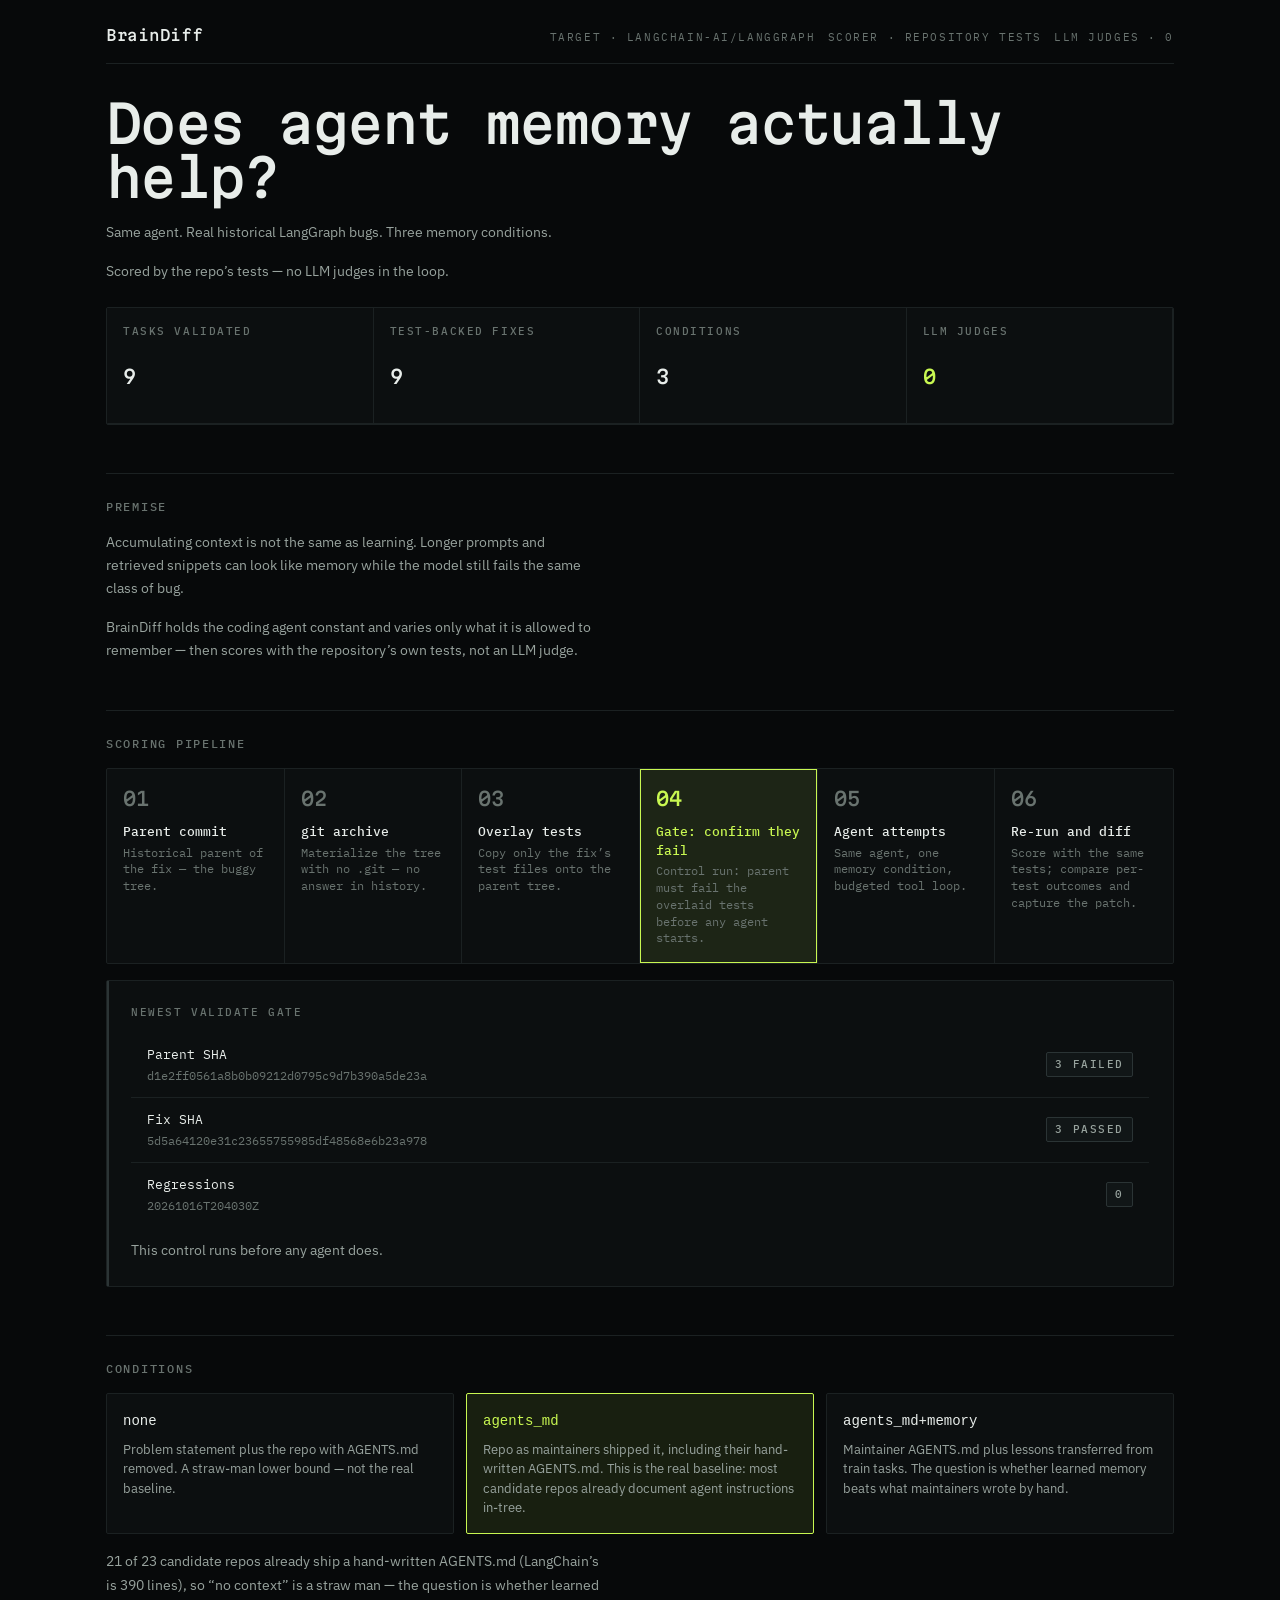
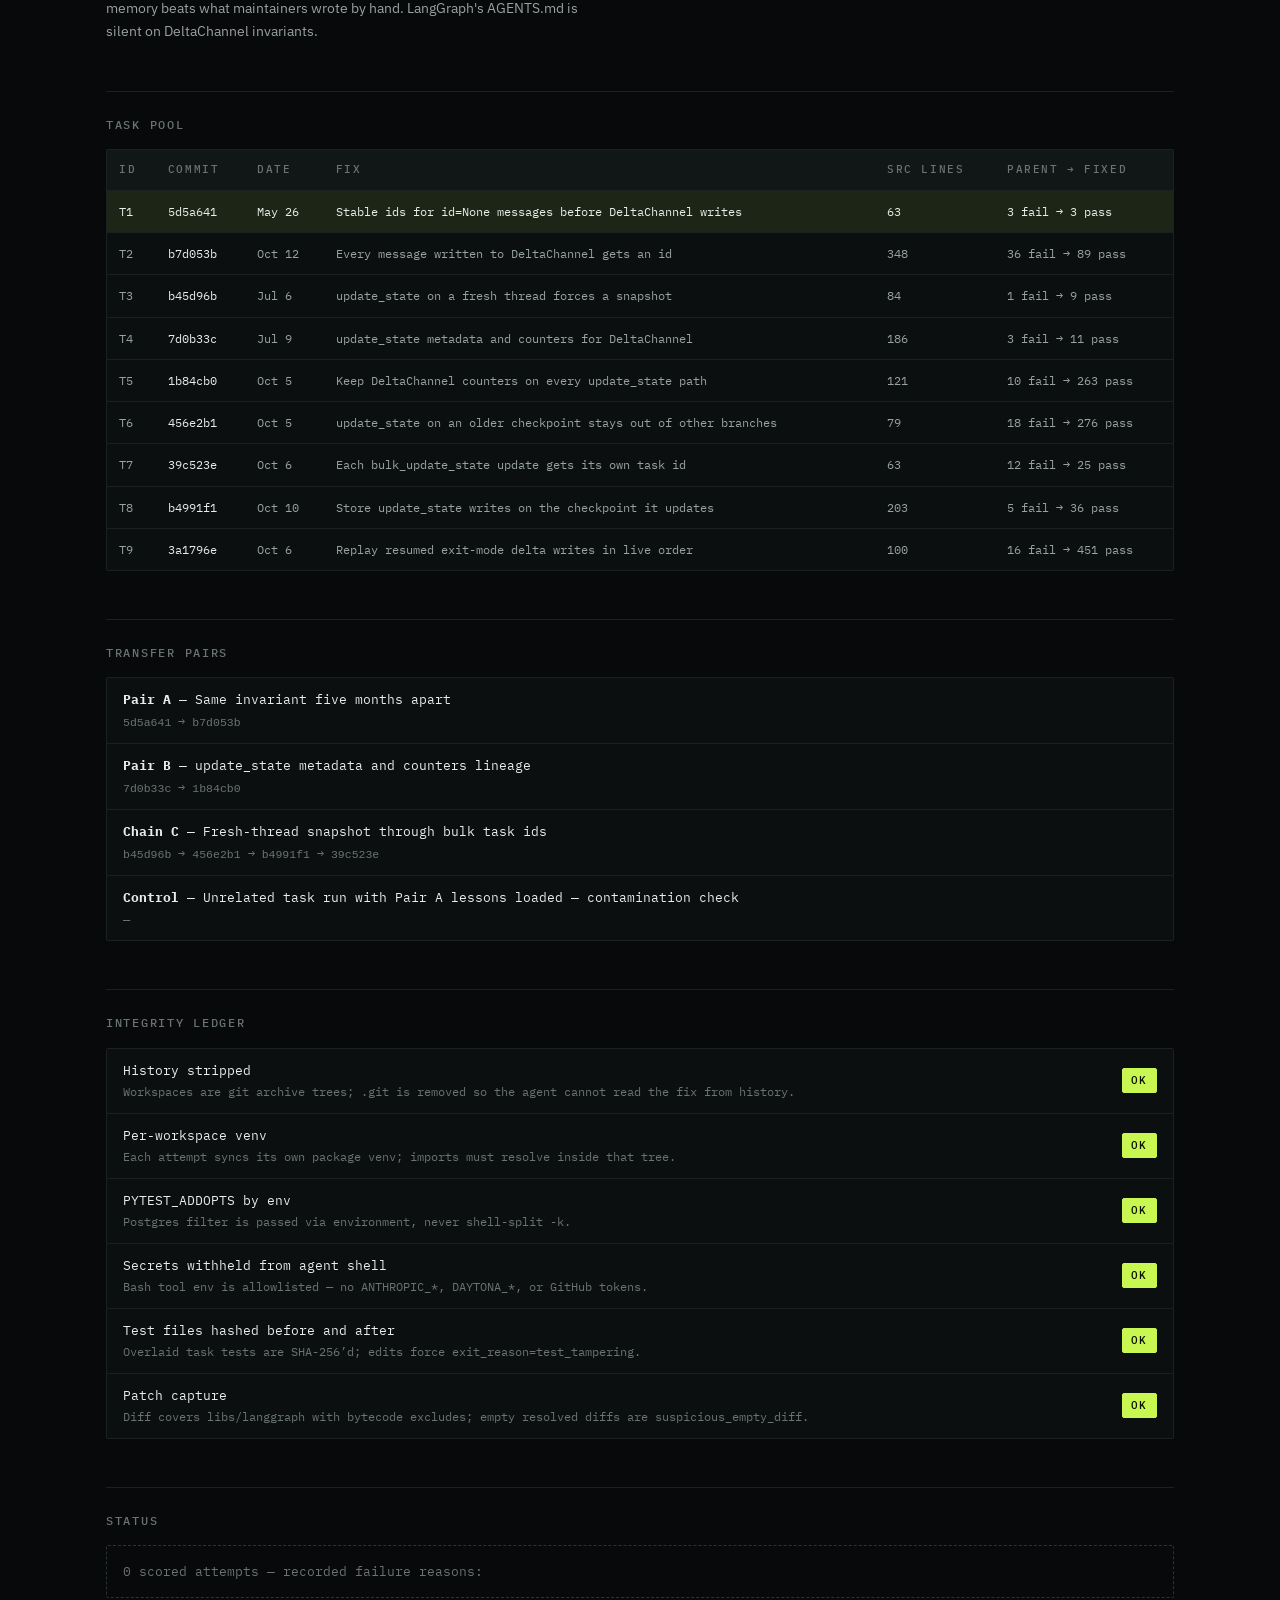
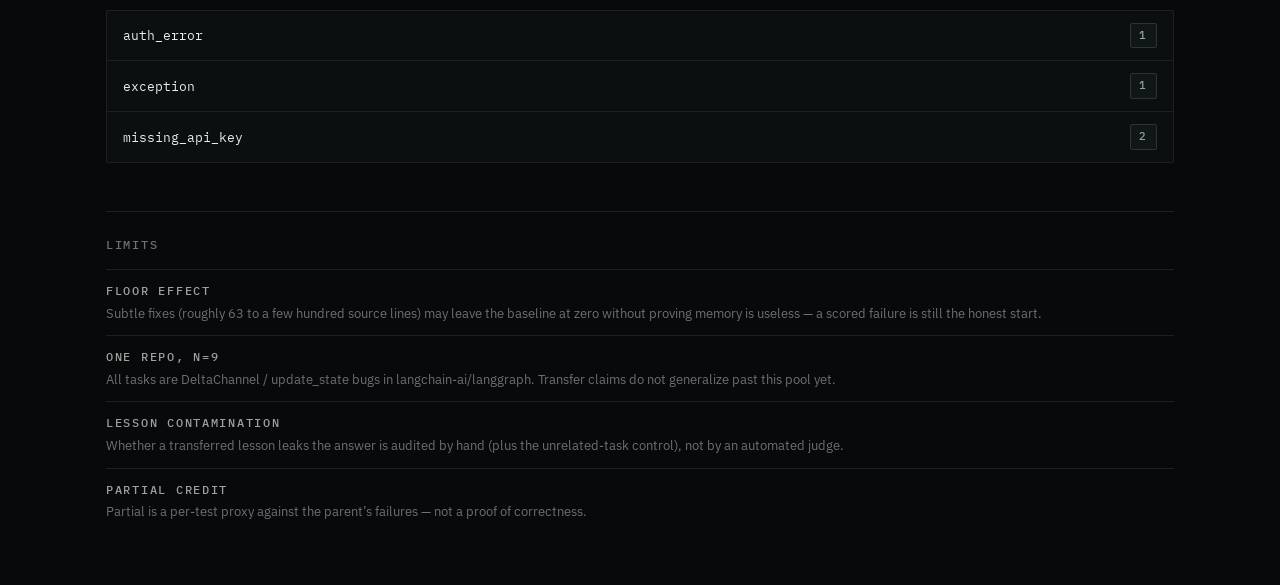
<file: docs/index.html>
<!DOCTYPE html>
<html lang="en">
<head>
  <meta charset="utf-8" />
  <meta name="viewport" content="width=device-width, initial-scale=1" />
  <title>BrainDiff — MemEval</title>
  <link rel="preconnect" href="https://fonts.googleapis.com" />
  <link rel="preconnect" href="https://fonts.gstatic.com" crossorigin />
  <link href="https://fonts.googleapis.com/css2?family=IBM+Plex+Mono:wght@400;500&family=IBM+Plex+Sans:wght@400;500&family=Martian+Mono:wght@400;500&display=swap" rel="stylesheet" />
  <style>
/* Instrument — design tokens.
   The only stylesheet allowed to contain raw color values. */

:root {
  /* Ground */
  --ground: #07090a;
  --panel: #0c0f10;
  --panel-2: #111617;

  /* Line */
  --line: #1b2122;
  --line-strong: #2b3435;

  /* Ink */
  --ink: #e8edea;
  --ink-2: #98a39e;
  --ink-3: #69736f;

  /* Accent */
  --acid: #c8f751;
  --acid-ink: #0a0f02;
  --acid-wash: rgba(200, 247, 81, 0.09);

  /* State — never decorative */
  --amber: #ffa23a;
  --rose: #ff6b5a;

  /* Type faces — two weights each (400 / 500). Never 600/700. */
  --font-display: "Martian Mono", "IBM Plex Mono", ui-monospace, monospace;
  --font-mono: "IBM Plex Mono", ui-monospace, SFMono-Regular, Menlo, Consolas, monospace;
  --font-sans: "IBM Plex Sans", "Helvetica Neue", Arial, sans-serif;

  /* Type scale (px) */
  --text-2xs: 10.5px;
  --text-xs: 11.5px;
  --text-sm: 12.5px;
  --text-md: 14px;
  --text-lg: 15px;
  --text-xl: 19px;
  --text-hero: clamp(28px, 7vw, 52px);

  /* Space scale (4px base) */
  --space-1: 4px;
  --space-2: 8px;
  --space-3: 12px;
  --space-4: 16px;
  --space-5: 24px;
  --space-6: 32px;
  --space-7: 48px;
  --space-8: 64px;

  /* Structure */
  --hairline: 1px;
  --grid: 56px;
  --radius: 2px;
  --track-label: 0.15em;
  --max-prose: 62ch;
}

/* Instrument — primitives.
   Built exclusively from var(--token). No raw color values. */

*,
*::before,
*::after {
  box-sizing: border-box;
}

html {
  background: var(--ground);
  color: var(--ink);
}

body {
  margin: 0;
  min-height: 100vh;
  background: var(--ground);
  color: var(--ink);
  font-family: var(--font-mono);
  font-size: var(--text-sm);
  font-weight: 400;
  line-height: 1.5;
  -webkit-font-smoothing: antialiased;
}

:focus-visible {
  outline: var(--hairline) solid var(--acid);
  outline-offset: 2px;
}

a {
  color: var(--acid);
  text-decoration: none;
}

a:hover {
  text-decoration: underline;
}

.tabular {
  font-variant-numeric: tabular-nums;
}

.label {
  font-family: var(--font-mono);
  font-size: var(--text-2xs);
  font-weight: 500;
  letter-spacing: var(--track-label);
  text-transform: uppercase;
  color: var(--ink-3);
}

.prose {
  font-family: var(--font-sans);
  font-size: var(--text-md);
  font-weight: 400;
  letter-spacing: 0;
  color: var(--ink-2);
  max-width: var(--max-prose);
  line-height: 1.65;
}

.prose + .prose {
  margin-top: var(--space-4);
}

.display {
  font-family: var(--font-display);
  font-weight: 400;
  letter-spacing: -0.02em;
  color: var(--ink);
}

.display-hero {
  font-family: var(--font-display);
  font-size: var(--text-hero);
  font-weight: 500;
  letter-spacing: -0.03em;
  line-height: 1.05;
  color: var(--ink);
  margin: 0;
}

.stage-num {
  font-family: var(--font-display);
  font-size: var(--text-xl);
  font-weight: 500;
  font-variant-numeric: tabular-nums;
  color: var(--ink-3);
}

/* ---- panel ---- */
.panel {
  position: relative;
  background: var(--panel);
  border: var(--hairline) solid var(--line);
  border-radius: var(--radius);
  padding: var(--space-5);
}

.panel::before {
  content: "";
  position: absolute;
  left: 0;
  top: 0;
  bottom: 0;
  width: 2px;
  background: var(--line-strong);
}

.panel > .label:first-child {
  display: block;
  margin-bottom: var(--space-3);
}

/* ---- tile (metric) ---- */
.tile {
  background: var(--panel);
  border: var(--hairline) solid var(--line);
  border-radius: var(--radius);
  padding: var(--space-4);
  min-height: var(--grid);
  display: flex;
  flex-direction: column;
  justify-content: space-between;
  gap: var(--space-2);
}

.tile .label {
  margin: 0;
}

.tile .figure {
  font-family: var(--font-display);
  font-size: var(--text-xl);
  font-weight: 500;
  font-variant-numeric: tabular-nums;
  color: var(--ink);
  line-height: 1.1;
}

.tile .figure.accent {
  color: var(--acid);
}

/* ---- flow / step (pipeline) ---- */
.flow {
  display: flex;
  gap: 0;
  border: var(--hairline) solid var(--line);
  border-radius: var(--radius);
  background: var(--panel);
  overflow-x: auto;
  -webkit-overflow-scrolling: touch;
}

.step {
  flex: 1 0 140px;
  padding: var(--space-4);
  border-right: var(--hairline) solid var(--line);
  min-width: 140px;
}

.step:last-child {
  border-right: none;
}

.step .stage-num {
  display: block;
  margin-bottom: var(--space-2);
}

.step .step-title {
  font-family: var(--font-mono);
  font-size: var(--text-sm);
  font-weight: 500;
  color: var(--ink);
  margin: 0 0 var(--space-1);
}

.step .step-body {
  font-family: var(--font-mono);
  font-size: var(--text-xs);
  color: var(--ink-3);
  margin: 0;
  line-height: 1.45;
}

.step.gate {
  background: var(--acid-wash);
  box-shadow: inset 0 0 0 var(--hairline) var(--acid);
}

.step.gate .stage-num {
  color: var(--acid);
}

.step.gate .step-title {
  color: var(--acid);
}

/* ---- cond (condition card) ---- */
.cond {
  background: var(--panel);
  border: var(--hairline) solid var(--line);
  border-radius: var(--radius);
  padding: var(--space-4);
}

.cond .cond-name {
  font-family: var(--font-mono);
  font-size: var(--text-md);
  font-weight: 500;
  color: var(--ink);
  margin: 0 0 var(--space-2);
}

.cond .cond-body {
  font-family: var(--font-sans);
  font-size: var(--text-sm);
  letter-spacing: 0;
  color: var(--ink-2);
  margin: 0;
  line-height: 1.55;
}

.cond.focus {
  background: var(--acid-wash);
  border-color: var(--acid);
}

.cond.focus .cond-name {
  color: var(--acid);
}

/* ---- ledger / row ---- */
.ledger {
  border: var(--hairline) solid var(--line);
  border-radius: var(--radius);
  background: var(--panel);
  overflow: hidden;
}

.ledger .row {
  display: grid;
  grid-template-columns: minmax(0, 1fr) auto;
  gap: var(--space-3);
  align-items: center;
  padding: var(--space-3) var(--space-4);
  border-bottom: var(--hairline) solid var(--line);
  font-family: var(--font-mono);
  font-size: var(--text-sm);
}

.ledger .row:last-child {
  border-bottom: none;
}

.ledger .row .row-label {
  color: var(--ink);
  min-width: 0;
}

.ledger .row .row-detail {
  display: block;
  margin-top: var(--space-1);
  font-size: var(--text-xs);
  color: var(--ink-3);
}

/* ---- chip ---- */
.chip {
  display: inline-flex;
  align-items: center;
  gap: var(--space-1);
  font-family: var(--font-mono);
  font-size: var(--text-2xs);
  font-weight: 500;
  letter-spacing: var(--track-label);
  text-transform: uppercase;
  padding: var(--space-1) var(--space-2);
  border: var(--hairline) solid var(--line-strong);
  border-radius: var(--radius);
  color: var(--ink-2);
  background: var(--panel-2);
  white-space: nowrap;
}

.chip.ok {
  color: var(--acid-ink);
  background: var(--acid);
  border-color: var(--acid);
}

.chip.wait {
  color: var(--amber);
  background: transparent;
  border-color: var(--amber);
}

.chip.bad {
  color: var(--rose);
  background: transparent;
  border-color: var(--rose);
}

/* ---- data-table ---- */
.data-table-wrap {
  overflow-x: auto;
  -webkit-overflow-scrolling: touch;
  border: var(--hairline) solid var(--line);
  border-radius: var(--radius);
  background: var(--panel);
}

.data-table {
  width: 100%;
  border-collapse: collapse;
  font-family: var(--font-mono);
  font-size: var(--text-xs);
  font-variant-numeric: tabular-nums;
  min-width: 640px;
}

.data-table th,
.data-table td {
  text-align: left;
  padding: var(--space-3) var(--space-3);
  border-bottom: var(--hairline) solid var(--line);
  vertical-align: top;
}

.data-table th {
  font-size: var(--text-2xs);
  font-weight: 500;
  letter-spacing: var(--track-label);
  text-transform: uppercase;
  color: var(--ink-3);
  background: var(--panel-2);
  position: sticky;
  top: 0;
}

.data-table td {
  color: var(--ink-2);
}

.data-table tr:last-child td {
  border-bottom: none;
}

.data-table tr.warmup td {
  background: var(--acid-wash);
  color: var(--ink);
}

.data-table code,
.code {
  font-family: var(--font-mono);
  font-size: inherit;
  color: var(--ink);
}

/* ---- limit ---- */
.limit {
  border-top: var(--hairline) solid var(--line);
  padding-top: var(--space-3);
  font-family: var(--font-sans);
  font-size: var(--text-sm);
  letter-spacing: 0;
  color: var(--ink-3);
  line-height: 1.55;
}

.limit + .limit {
  margin-top: var(--space-3);
}

.limit strong {
  font-family: var(--font-mono);
  font-weight: 500;
  font-size: var(--text-xs);
  letter-spacing: var(--track-label);
  text-transform: uppercase;
  color: var(--ink-2);
  display: block;
  margin-bottom: var(--space-1);
}

/* ---- layout helpers used by pages built on Instrument ---- */
.page {
  max-width: 1100px;
  margin: 0 auto;
  padding: var(--space-5) var(--space-4) var(--space-8);
}

.section {
  margin-top: var(--space-7);
  padding-top: var(--space-5);
  border-top: var(--hairline) solid var(--line);
}

.section-title {
  font-family: var(--font-mono);
  font-size: var(--text-xs);
  font-weight: 500;
  letter-spacing: var(--track-label);
  text-transform: uppercase;
  color: var(--ink-3);
  margin: 0 0 var(--space-4);
}

.tile-grid {
  display: grid;
  grid-template-columns: repeat(auto-fit, minmax(140px, 1fr));
  gap: 0;
  border: var(--hairline) solid var(--line);
  border-radius: var(--radius);
  overflow: hidden;
}

.tile-grid .tile {
  border: none;
  border-radius: 0;
  border-right: var(--hairline) solid var(--line);
  border-bottom: var(--hairline) solid var(--line);
}

.cond-grid {
  display: grid;
  grid-template-columns: repeat(auto-fit, minmax(220px, 1fr));
  gap: var(--space-3);
}

.masthead {
  display: flex;
  flex-wrap: wrap;
  align-items: baseline;
  justify-content: space-between;
  gap: var(--space-3);
  padding-bottom: var(--space-4);
  border-bottom: var(--hairline) solid var(--line);
}

.wordmark {
  font-family: var(--font-display);
  font-size: var(--text-lg);
  font-weight: 500;
  color: var(--ink);
  letter-spacing: -0.02em;
}

.meta-row {
  display: flex;
  flex-wrap: wrap;
  gap: var(--space-3);
  font-family: var(--font-mono);
  font-size: var(--text-2xs);
  letter-spacing: var(--track-label);
  text-transform: uppercase;
  color: var(--ink-3);
}

.empty {
  font-family: var(--font-mono);
  font-size: var(--text-sm);
  color: var(--ink-3);
  padding: var(--space-4);
  border: var(--hairline) dashed var(--line-strong);
  border-radius: var(--radius);
}

@media (max-width: 480px) {
  .page {
    padding: var(--space-4) var(--space-3) var(--space-7);
  }

  .step {
    flex-basis: 160px;
  }
}

  </style>
</head>
<body>
  <div class="page">
    <header class="masthead">
      <div class="wordmark">BrainDiff</div>
      <div class="meta-row">
        <span>Target · langchain-ai/langgraph</span>
        <span>Scorer · repository tests</span>
        <span>LLM judges · 0</span>
      </div>
    </header>

    <section id="hero" class="section" style="margin-top: var(--space-6); border-top: none; padding-top: 0">
      <h1 class="display-hero">Does agent memory actually help?</h1>
      <div style="margin-top: var(--space-4)"><p class="prose">Same agent. Real historical LangGraph bugs. Three memory conditions.</p><p class="prose">Scored by the repo’s tests — no LLM judges in the loop.</p></div>
      <div style="margin-top: var(--space-5)">
    <div class="tile-grid">
      <div class="tile"><p class="label">Tasks validated</p><p class="figure tabular">9</p></div>
      <div class="tile"><p class="label">Test-backed fixes</p><p class="figure tabular">9</p></div>
      <div class="tile"><p class="label">Conditions</p><p class="figure tabular">3</p></div>
      <div class="tile"><p class="label">LLM judges</p><p class="figure accent tabular">0</p></div>
    </div>
    </div>
    </section>

    <section id="premise" class="section">
      <h2 class="section-title">Premise</h2>
      <p class="prose">Accumulating context is not the same as learning. Longer prompts and retrieved snippets can look like memory while the model still fails the same class of bug.</p><p class="prose">BrainDiff holds the coding agent constant and varies only what it is allowed to remember — then scores with the repository’s own tests, not an LLM judge.</p>
    </section>

    <section id="scoring" class="section">
      <h2 class="section-title">Scoring pipeline</h2>
      <div class="flow"><div class="step"><span class="stage-num">01</span><p class="step-title">Parent commit</p><p class="step-body">Historical parent of the fix — the buggy tree.</p></div><div class="step"><span class="stage-num">02</span><p class="step-title">git archive</p><p class="step-body">Materialize the tree with no .git — no answer in history.</p></div><div class="step"><span class="stage-num">03</span><p class="step-title">Overlay tests</p><p class="step-body">Copy only the fix’s test files onto the parent tree.</p></div><div class="step gate"><span class="stage-num">04</span><p class="step-title">Gate: confirm they fail</p><p class="step-body">Control run: parent must fail the overlaid tests before any agent starts.</p></div><div class="step"><span class="stage-num">05</span><p class="step-title">Agent attempts</p><p class="step-body">Same agent, one memory condition, budgeted tool loop.</p></div><div class="step"><span class="stage-num">06</span><p class="step-title">Re-run and diff</p><p class="step-body">Score with the same tests; compare per-test outcomes and capture the patch.</p></div></div>
      
    <div class="panel" style="margin-top: var(--space-4)">
      <span class="label">Newest validate gate</span>
      <div class="ledger" style="border: none; background: transparent">
        <div class="row">
          <div class="row-label">Parent SHA<span class="row-detail code">d1e2ff0561a8b0b09212d0795c9d7b390a5de23a</span></div>
          <span class="chip">3 failed</span>
        </div>
        <div class="row">
          <div class="row-label">Fix SHA<span class="row-detail code">5d5a64120e31c23655755985df48568e6b23a978</span></div>
          <span class="chip">3 passed</span>
        </div>
        <div class="row">
          <div class="row-label">Regressions<span class="row-detail">20261016T204030Z</span></div>
          <span class="chip tabular">0</span>
        </div>
      </div>
      <p class="prose" style="margin-top: var(--space-3); margin-bottom: 0">
        This control runs before any agent does.
      </p>
    </div>
    
    </section>

    <section id="conditions" class="section">
      <h2 class="section-title">Conditions</h2>
      <div class="cond-grid"><div class="cond"><p class="cond-name"><code>none</code></p><p class="cond-body">Problem statement plus the repo with AGENTS.md removed. A straw-man lower bound — not the real baseline.</p></div><div class="cond focus"><p class="cond-name"><code>agents_md</code></p><p class="cond-body">Repo as maintainers shipped it, including their hand-written AGENTS.md. This is the real baseline: most candidate repos already document agent instructions in-tree.</p></div><div class="cond"><p class="cond-name"><code>agents_md+memory</code></p><p class="cond-body">Maintainer AGENTS.md plus lessons transferred from train tasks. The question is whether learned memory beats what maintainers wrote by hand.</p></div></div>
      <p class="prose" style="margin-top: var(--space-4)">
        21 of 23 candidate repos already ship a hand-written AGENTS.md
        (LangChain’s is 390 lines), so “no context” is a straw man — the question
        is whether learned memory beats what maintainers wrote by hand.
        LangGraph&#x27;s AGENTS.md is silent on DeltaChannel invariants.
      </p>
    </section>

    <section id="task-pool" class="section">
      <h2 class="section-title">Task pool</h2>
      <div class="data-table-wrap">
        <table class="data-table">
          <thead>
            <tr>
              <th>Id</th>
              <th>Commit</th>
              <th>Date</th>
              <th>Fix</th>
              <th>Src lines</th>
              <th>Parent → fixed</th>
            </tr>
          </thead>
          <tbody>
            <tr class="warmup"><td>T1</td><td><code title="5d5a64120e31c23655755985df48568e6b23a978">5d5a641</code></td><td>May 26</td><td>Stable ids for id=None messages before DeltaChannel writes</td><td class="tabular">63</td><td class="tabular">3 fail → 3 pass</td></tr><tr class=""><td>T2</td><td><code title="b7d053b256157ac6b8e8ff5a0783f8a446a9c89e">b7d053b</code></td><td>Oct 12</td><td>Every message written to DeltaChannel gets an id</td><td class="tabular">348</td><td class="tabular">36 fail → 89 pass</td></tr><tr class=""><td>T3</td><td><code title="b45d96b8eb141937116ac7ec186f5066d5af2838">b45d96b</code></td><td>Jul 6</td><td>update_state on a fresh thread forces a snapshot</td><td class="tabular">84</td><td class="tabular">1 fail → 9 pass</td></tr><tr class=""><td>T4</td><td><code title="7d0b33c961f03dcabcfb661e563d7c23fb581858">7d0b33c</code></td><td>Jul 9</td><td>update_state metadata and counters for DeltaChannel</td><td class="tabular">186</td><td class="tabular">3 fail → 11 pass</td></tr><tr class=""><td>T5</td><td><code title="1b84cb08733a2a0a102ed19845bf20511dcc6535">1b84cb0</code></td><td>Oct 5</td><td>Keep DeltaChannel counters on every update_state path</td><td class="tabular">121</td><td class="tabular">10 fail → 263 pass</td></tr><tr class=""><td>T6</td><td><code title="456e2b1acc67c8c6c13bbc0e0ca8ba7e11503d17">456e2b1</code></td><td>Oct 5</td><td>update_state on an older checkpoint stays out of other branches</td><td class="tabular">79</td><td class="tabular">18 fail → 276 pass</td></tr><tr class=""><td>T7</td><td><code title="39c523eb0af1d192f739fd2b7ddfea38f3002a2a">39c523e</code></td><td>Oct 6</td><td>Each bulk_update_state update gets its own task id</td><td class="tabular">63</td><td class="tabular">12 fail → 25 pass</td></tr><tr class=""><td>T8</td><td><code title="b4991f1ba36a2449ab59c38ab71828ee865bff84">b4991f1</code></td><td>Oct 10</td><td>Store update_state writes on the checkpoint it updates</td><td class="tabular">203</td><td class="tabular">5 fail → 36 pass</td></tr><tr class=""><td>T9</td><td><code title="3a1796ecf072b9f3bb429d5835179c15e92d719a">3a1796e</code></td><td>Oct 6</td><td>Replay resumed exit-mode delta writes in live order</td><td class="tabular">100</td><td class="tabular">16 fail → 451 pass</td></tr>
          </tbody>
        </table>
      </div>
    </section>

    <section id="transfer" class="section">
      <h2 class="section-title">Transfer pairs</h2>
      <div class="ledger"><div class="row"><div class="row-label"><strong>Pair A</strong> — Same invariant five months apart<span class="row-detail"><code>5d5a641</code> → <code>b7d053b</code></span></div></div><div class="row"><div class="row-label"><strong>Pair B</strong> — update_state metadata and counters lineage<span class="row-detail"><code>7d0b33c</code> → <code>1b84cb0</code></span></div></div><div class="row"><div class="row-label"><strong>Chain C</strong> — Fresh-thread snapshot through bulk task ids<span class="row-detail"><code>b45d96b</code> → <code>456e2b1</code> → <code>b4991f1</code> → <code>39c523e</code></span></div></div><div class="row"><div class="row-label"><strong>Control</strong> — Unrelated task run with Pair A lessons loaded — contamination check<span class="row-detail">—</span></div></div></div>
    </section>

    <section id="integrity" class="section">
      <h2 class="section-title">Integrity ledger</h2>
      <div class="ledger"><div class="row"><div class="row-label">History stripped<span class="row-detail">Workspaces are git archive trees; .git is removed so the agent cannot read the fix from history.</span></div><span class="chip ok">ok</span></div><div class="row"><div class="row-label">Per-workspace venv<span class="row-detail">Each attempt syncs its own package venv; imports must resolve inside that tree.</span></div><span class="chip ok">ok</span></div><div class="row"><div class="row-label">PYTEST_ADDOPTS by env<span class="row-detail">Postgres filter is passed via environment, never shell-split -k.</span></div><span class="chip ok">ok</span></div><div class="row"><div class="row-label">Secrets withheld from agent shell<span class="row-detail">Bash tool env is allowlisted — no ANTHROPIC_*, DAYTONA_*, or GitHub tokens.</span></div><span class="chip ok">ok</span></div><div class="row"><div class="row-label">Test files hashed before and after<span class="row-detail">Overlaid task tests are SHA-256’d; edits force exit_reason=test_tampering.</span></div><span class="chip ok">ok</span></div><div class="row"><div class="row-label">Patch capture<span class="row-detail">Diff covers libs/langgraph with bytecode excludes; empty resolved diffs are suspicious_empty_diff.</span></div><span class="chip ok">ok</span></div></div>
    </section>

    <section id="status" class="section">
      <h2 class="section-title">Status</h2>
      
        <div class="empty">0 scored attempts — recorded failure reasons:</div>
        <div class="ledger" style="margin-top: var(--space-3)"><div class="row"><div class="row-label code">auth_error</div><span class="chip tabular">1</span></div><div class="row"><div class="row-label code">exception</div><span class="chip tabular">1</span></div><div class="row"><div class="row-label code">missing_api_key</div><span class="chip tabular">2</span></div></div>
        
    </section>

    <section id="limits" class="section">
      <h2 class="section-title">Limits</h2>
      <div class="limit"><strong>Floor effect</strong>Subtle fixes (roughly 63 to a few hundred source lines) may leave the baseline at zero without proving memory is useless — a scored failure is still the honest start.</div><div class="limit"><strong>One repo, n=9</strong>All tasks are DeltaChannel / update_state bugs in langchain-ai/langgraph. Transfer claims do not generalize past this pool yet.</div><div class="limit"><strong>Lesson contamination</strong>Whether a transferred lesson leaks the answer is audited by hand (plus the unrelated-task control), not by an automated judge.</div><div class="limit"><strong>Partial credit</strong>Partial is a per-test proxy against the parent’s failures — not a proof of correctness.</div>
    </section>
  </div>
</body>
</html>
</file>
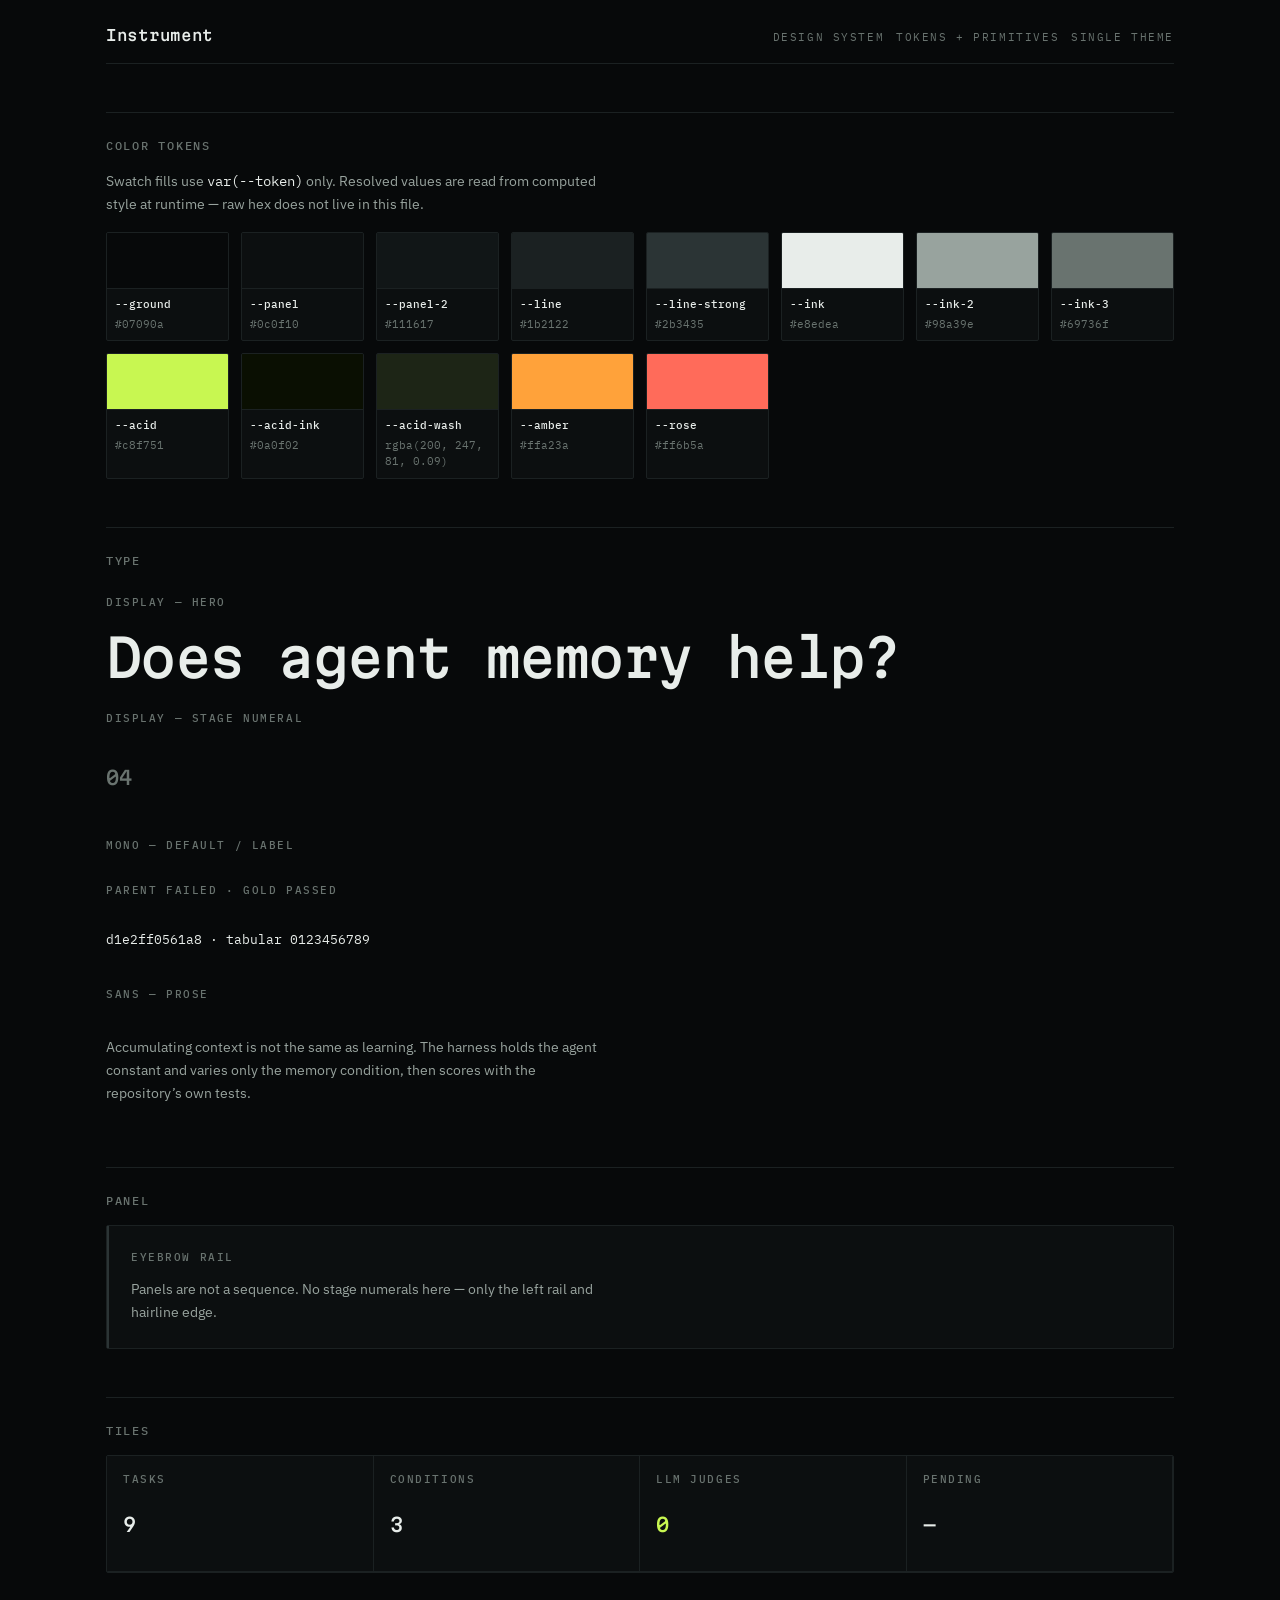
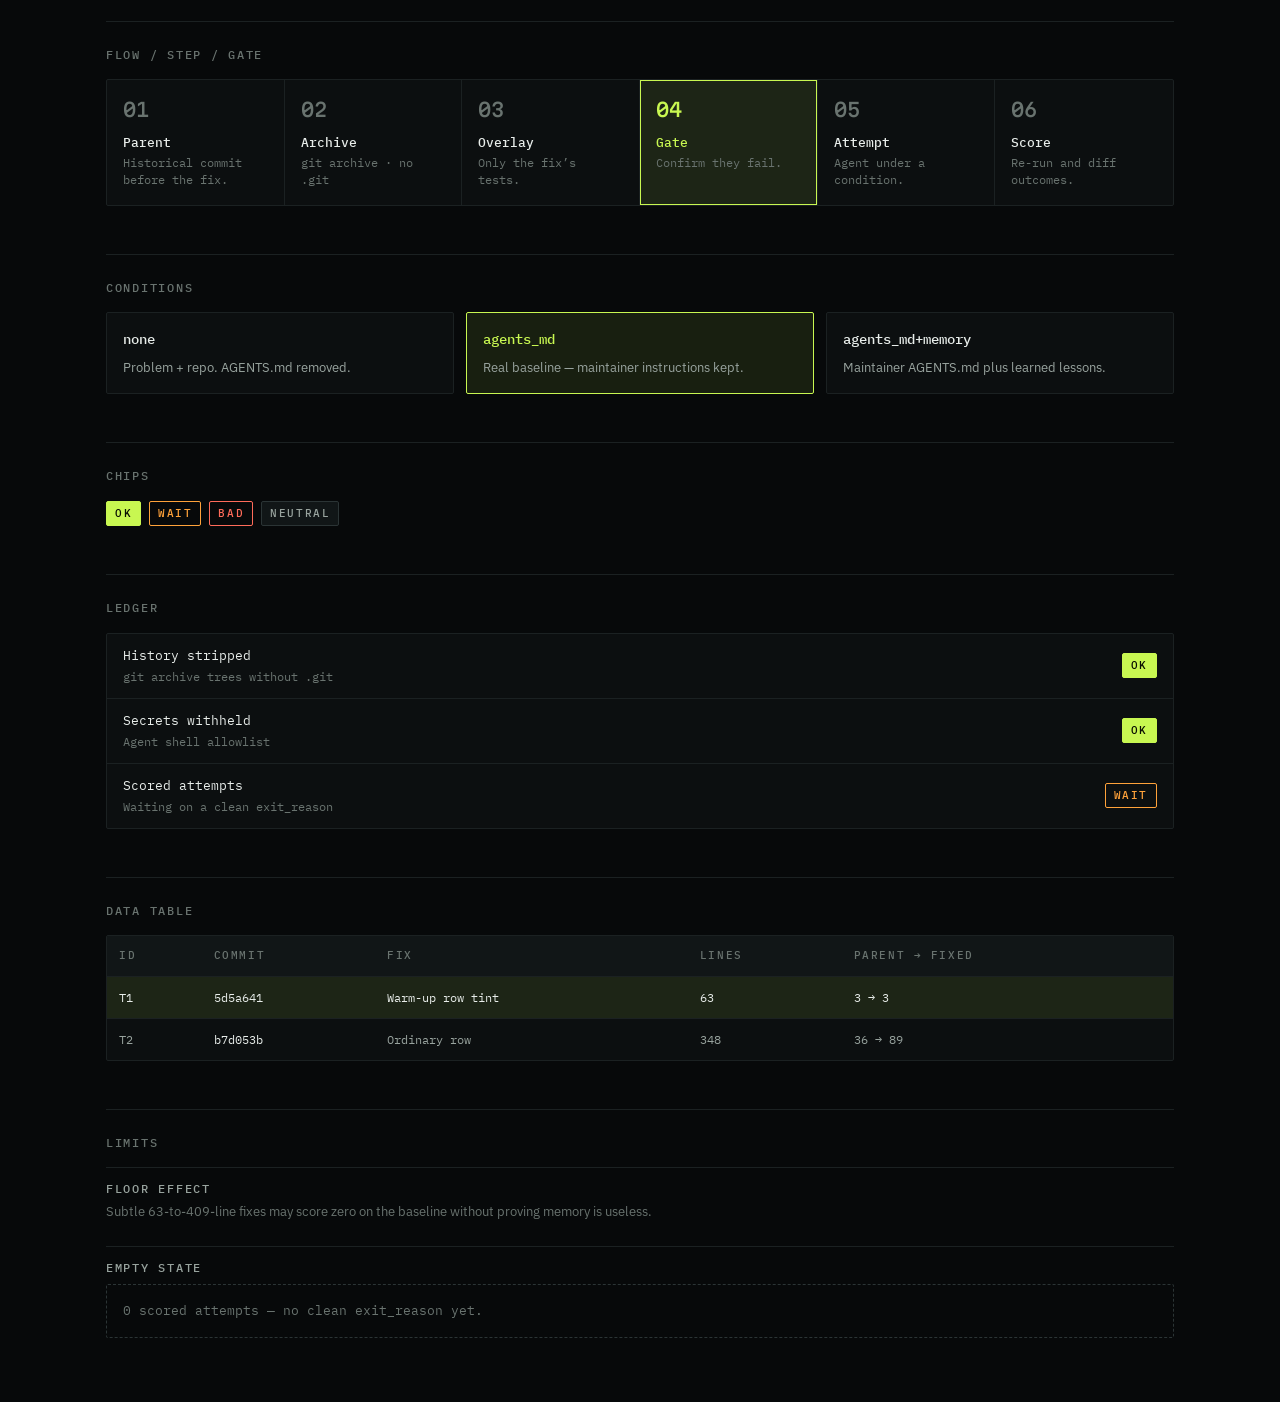
<file: docs/design/preview.html>
<!DOCTYPE html>
<html lang="en">
<head>
  <meta charset="utf-8" />
  <meta name="viewport" content="width=device-width, initial-scale=1" />
  <title>Instrument — styleguide</title>
  <link rel="preconnect" href="https://fonts.googleapis.com" />
  <link rel="preconnect" href="https://fonts.gstatic.com" crossorigin />
  <link
    href="https://fonts.googleapis.com/css2?family=IBM+Plex+Mono:wght@400;500&family=IBM+Plex+Sans:wght@400;500&family=Martian+Mono:wght@400;500&display=swap"
    rel="stylesheet"
  />
  <link rel="stylesheet" href="tokens.css" />
  <link rel="stylesheet" href="system.css" />
  <style>
    /* Preview-only layout; colors only via tokens. */
    .preview-swatches {
      display: grid;
      grid-template-columns: repeat(auto-fill, minmax(120px, 1fr));
      gap: var(--space-3);
    }
    .swatch {
      border: var(--hairline) solid var(--line);
      border-radius: var(--radius);
      overflow: hidden;
      background: var(--panel);
    }
    .swatch-chip {
      height: 56px;
      border-bottom: var(--hairline) solid var(--line);
    }
    .swatch-meta {
      padding: var(--space-2);
      font-family: var(--font-mono);
      font-size: var(--text-2xs);
    }
    .swatch-meta .name {
      color: var(--ink);
      font-weight: 500;
    }
    .swatch-meta .value {
      color: var(--ink-3);
      font-variant-numeric: tabular-nums;
      margin-top: var(--space-1);
    }
    .type-row {
      display: grid;
      gap: var(--space-2);
      margin-bottom: var(--space-4);
    }
    .stack {
      display: grid;
      gap: var(--space-3);
    }
  </style>
</head>
<body>
  <div class="page">
    <header class="masthead">
      <div class="wordmark">Instrument</div>
      <div class="meta-row">
        <span>Design system</span>
        <span>Tokens + primitives</span>
        <span>Single theme</span>
      </div>
    </header>

    <section class="section">
      <h2 class="section-title">Color tokens</h2>
      <p class="prose">
        Swatch fills use <span class="code">var(--token)</span> only. Resolved values are
        read from computed style at runtime — raw hex does not live in this file.
      </p>
      <div class="preview-swatches" id="swatches" style="margin-top: var(--space-4)"></div>
    </section>

    <section class="section">
      <h2 class="section-title">Type</h2>
      <div class="type-row">
        <p class="label">Display — hero</p>
        <p class="display-hero">Does agent memory help?</p>
      </div>
      <div class="type-row">
        <p class="label">Display — stage numeral</p>
        <p class="stage-num">04</p>
      </div>
      <div class="type-row">
        <p class="label">Mono — default / label</p>
        <p class="label">Parent failed · Gold passed</p>
        <p class="code">d1e2ff0561a8 · tabular 0123456789</p>
      </div>
      <div class="type-row">
        <p class="label">Sans — prose</p>
        <p class="prose">
          Accumulating context is not the same as learning. The harness holds the agent constant
          and varies only the memory condition, then scores with the repository’s own tests.
        </p>
      </div>
    </section>

    <section class="section">
      <h2 class="section-title">Panel</h2>
      <div class="panel">
        <span class="label">Eyebrow rail</span>
        <p class="prose" style="margin: 0">
          Panels are not a sequence. No stage numerals here — only the left rail and hairline edge.
        </p>
      </div>
    </section>

    <section class="section">
      <h2 class="section-title">Tiles</h2>
      <div class="tile-grid">
        <div class="tile">
          <p class="label">Tasks</p>
          <p class="figure tabular">9</p>
        </div>
        <div class="tile">
          <p class="label">Conditions</p>
          <p class="figure tabular">3</p>
        </div>
        <div class="tile">
          <p class="label">LLM judges</p>
          <p class="figure accent tabular">0</p>
        </div>
        <div class="tile">
          <p class="label">Pending</p>
          <p class="figure tabular">—</p>
        </div>
      </div>
    </section>

    <section class="section">
      <h2 class="section-title">Flow / step / gate</h2>
      <div class="flow">
        <div class="step">
          <span class="stage-num">01</span>
          <p class="step-title">Parent</p>
          <p class="step-body">Historical commit before the fix.</p>
        </div>
        <div class="step">
          <span class="stage-num">02</span>
          <p class="step-title">Archive</p>
          <p class="step-body">git archive · no .git</p>
        </div>
        <div class="step">
          <span class="stage-num">03</span>
          <p class="step-title">Overlay</p>
          <p class="step-body">Only the fix’s tests.</p>
        </div>
        <div class="step gate">
          <span class="stage-num">04</span>
          <p class="step-title">Gate</p>
          <p class="step-body">Confirm they fail.</p>
        </div>
        <div class="step">
          <span class="stage-num">05</span>
          <p class="step-title">Attempt</p>
          <p class="step-body">Agent under a condition.</p>
        </div>
        <div class="step">
          <span class="stage-num">06</span>
          <p class="step-title">Score</p>
          <p class="step-body">Re-run and diff outcomes.</p>
        </div>
      </div>
    </section>

    <section class="section">
      <h2 class="section-title">Conditions</h2>
      <div class="cond-grid">
        <div class="cond">
          <p class="cond-name">none</p>
          <p class="cond-body">Problem + repo. AGENTS.md removed.</p>
        </div>
        <div class="cond focus">
          <p class="cond-name">agents_md</p>
          <p class="cond-body">Real baseline — maintainer instructions kept.</p>
        </div>
        <div class="cond">
          <p class="cond-name">agents_md+memory</p>
          <p class="cond-body">Maintainer AGENTS.md plus learned lessons.</p>
        </div>
      </div>
    </section>

    <section class="section">
      <h2 class="section-title">Chips</h2>
      <div style="display: flex; flex-wrap: wrap; gap: var(--space-2)">
        <span class="chip ok">ok</span>
        <span class="chip wait">wait</span>
        <span class="chip bad">bad</span>
        <span class="chip">neutral</span>
      </div>
    </section>

    <section class="section">
      <h2 class="section-title">Ledger</h2>
      <div class="ledger">
        <div class="row">
          <div class="row-label">
            History stripped
            <span class="row-detail">git archive trees without .git</span>
          </div>
          <span class="chip ok">ok</span>
        </div>
        <div class="row">
          <div class="row-label">
            Secrets withheld
            <span class="row-detail">Agent shell allowlist</span>
          </div>
          <span class="chip ok">ok</span>
        </div>
        <div class="row">
          <div class="row-label">
            Scored attempts
            <span class="row-detail">Waiting on a clean exit_reason</span>
          </div>
          <span class="chip wait">wait</span>
        </div>
      </div>
    </section>

    <section class="section">
      <h2 class="section-title">Data table</h2>
      <div class="data-table-wrap">
        <table class="data-table">
          <thead>
            <tr>
              <th>Id</th>
              <th>Commit</th>
              <th>Fix</th>
              <th>Lines</th>
              <th>Parent → fixed</th>
            </tr>
          </thead>
          <tbody>
            <tr class="warmup">
              <td>T1</td>
              <td><code>5d5a641</code></td>
              <td>Warm-up row tint</td>
              <td class="tabular">63</td>
              <td class="tabular">3 → 3</td>
            </tr>
            <tr>
              <td>T2</td>
              <td><code>b7d053b</code></td>
              <td>Ordinary row</td>
              <td class="tabular">348</td>
              <td class="tabular">36 → 89</td>
            </tr>
          </tbody>
        </table>
      </div>
    </section>

    <section class="section">
      <h2 class="section-title">Limits</h2>
      <div class="stack">
        <div class="limit">
          <strong>Floor effect</strong>
          Subtle 63-to-409-line fixes may score zero on the baseline without proving memory is useless.
        </div>
        <div class="limit">
          <strong>Empty state</strong>
          <div class="empty" style="margin-top: var(--space-2)">0 scored attempts — no clean exit_reason yet.</div>
        </div>
      </div>
    </section>
  </div>

  <script>
    (function () {
      var tokens = [
        "ground", "panel", "panel-2",
        "line", "line-strong",
        "ink", "ink-2", "ink-3",
        "acid", "acid-ink", "acid-wash",
        "amber", "rose"
      ];
      var root = document.documentElement;
      var host = document.getElementById("swatches");
      var styles = getComputedStyle(root);
      tokens.forEach(function (name) {
        var cssVar = "--" + name;
        var value = styles.getPropertyValue(cssVar).trim() || "—";
        var el = document.createElement("div");
        el.className = "swatch";
        el.innerHTML =
          '<div class="swatch-chip" style="background: var(' + cssVar + ')"></div>' +
          '<div class="swatch-meta"><div class="name">' + cssVar + '</div>' +
          '<div class="value">' + value + '</div></div>';
        host.appendChild(el);
      });
    })();
  </script>
</body>
</html>
</file>
<file: docs/design/tokens.css>
/* Instrument — design tokens.
   The only stylesheet allowed to contain raw color values. */

:root {
  /* Ground */
  --ground: #07090a;
  --panel: #0c0f10;
  --panel-2: #111617;

  /* Line */
  --line: #1b2122;
  --line-strong: #2b3435;

  /* Ink */
  --ink: #e8edea;
  --ink-2: #98a39e;
  --ink-3: #69736f;

  /* Accent */
  --acid: #c8f751;
  --acid-ink: #0a0f02;
  --acid-wash: rgba(200, 247, 81, 0.09);

  /* State — never decorative */
  --amber: #ffa23a;
  --rose: #ff6b5a;

  /* Type faces — two weights each (400 / 500). Never 600/700. */
  --font-display: "Martian Mono", "IBM Plex Mono", ui-monospace, monospace;
  --font-mono: "IBM Plex Mono", ui-monospace, SFMono-Regular, Menlo, Consolas, monospace;
  --font-sans: "IBM Plex Sans", "Helvetica Neue", Arial, sans-serif;

  /* Type scale (px) */
  --text-2xs: 10.5px;
  --text-xs: 11.5px;
  --text-sm: 12.5px;
  --text-md: 14px;
  --text-lg: 15px;
  --text-xl: 19px;
  --text-hero: clamp(28px, 7vw, 52px);

  /* Space scale (4px base) */
  --space-1: 4px;
  --space-2: 8px;
  --space-3: 12px;
  --space-4: 16px;
  --space-5: 24px;
  --space-6: 32px;
  --space-7: 48px;
  --space-8: 64px;

  /* Structure */
  --hairline: 1px;
  --grid: 56px;
  --radius: 2px;
  --track-label: 0.15em;
  --max-prose: 62ch;
}
</file>
<file: docs/design/system.css>
/* Instrument — primitives.
   Built exclusively from var(--token). No raw color values. */

*,
*::before,
*::after {
  box-sizing: border-box;
}

html {
  background: var(--ground);
  color: var(--ink);
}

body {
  margin: 0;
  min-height: 100vh;
  background: var(--ground);
  color: var(--ink);
  font-family: var(--font-mono);
  font-size: var(--text-sm);
  font-weight: 400;
  line-height: 1.5;
  -webkit-font-smoothing: antialiased;
}

:focus-visible {
  outline: var(--hairline) solid var(--acid);
  outline-offset: 2px;
}

a {
  color: var(--acid);
  text-decoration: none;
}

a:hover {
  text-decoration: underline;
}

.tabular {
  font-variant-numeric: tabular-nums;
}

.label {
  font-family: var(--font-mono);
  font-size: var(--text-2xs);
  font-weight: 500;
  letter-spacing: var(--track-label);
  text-transform: uppercase;
  color: var(--ink-3);
}

.prose {
  font-family: var(--font-sans);
  font-size: var(--text-md);
  font-weight: 400;
  letter-spacing: 0;
  color: var(--ink-2);
  max-width: var(--max-prose);
  line-height: 1.65;
}

.prose + .prose {
  margin-top: var(--space-4);
}

.display {
  font-family: var(--font-display);
  font-weight: 400;
  letter-spacing: -0.02em;
  color: var(--ink);
}

.display-hero {
  font-family: var(--font-display);
  font-size: var(--text-hero);
  font-weight: 500;
  letter-spacing: -0.03em;
  line-height: 1.05;
  color: var(--ink);
  margin: 0;
}

.stage-num {
  font-family: var(--font-display);
  font-size: var(--text-xl);
  font-weight: 500;
  font-variant-numeric: tabular-nums;
  color: var(--ink-3);
}

/* ---- panel ---- */
.panel {
  position: relative;
  background: var(--panel);
  border: var(--hairline) solid var(--line);
  border-radius: var(--radius);
  padding: var(--space-5);
}

.panel::before {
  content: "";
  position: absolute;
  left: 0;
  top: 0;
  bottom: 0;
  width: 2px;
  background: var(--line-strong);
}

.panel > .label:first-child {
  display: block;
  margin-bottom: var(--space-3);
}

/* ---- tile (metric) ---- */
.tile {
  background: var(--panel);
  border: var(--hairline) solid var(--line);
  border-radius: var(--radius);
  padding: var(--space-4);
  min-height: var(--grid);
  display: flex;
  flex-direction: column;
  justify-content: space-between;
  gap: var(--space-2);
}

.tile .label {
  margin: 0;
}

.tile .figure {
  font-family: var(--font-display);
  font-size: var(--text-xl);
  font-weight: 500;
  font-variant-numeric: tabular-nums;
  color: var(--ink);
  line-height: 1.1;
}

.tile .figure.accent {
  color: var(--acid);
}

/* ---- flow / step (pipeline) ---- */
.flow {
  display: flex;
  gap: 0;
  border: var(--hairline) solid var(--line);
  border-radius: var(--radius);
  background: var(--panel);
  overflow-x: auto;
  -webkit-overflow-scrolling: touch;
}

.step {
  flex: 1 0 140px;
  padding: var(--space-4);
  border-right: var(--hairline) solid var(--line);
  min-width: 140px;
}

.step:last-child {
  border-right: none;
}

.step .stage-num {
  display: block;
  margin-bottom: var(--space-2);
}

.step .step-title {
  font-family: var(--font-mono);
  font-size: var(--text-sm);
  font-weight: 500;
  color: var(--ink);
  margin: 0 0 var(--space-1);
}

.step .step-body {
  font-family: var(--font-mono);
  font-size: var(--text-xs);
  color: var(--ink-3);
  margin: 0;
  line-height: 1.45;
}

.step.gate {
  background: var(--acid-wash);
  box-shadow: inset 0 0 0 var(--hairline) var(--acid);
}

.step.gate .stage-num {
  color: var(--acid);
}

.step.gate .step-title {
  color: var(--acid);
}

/* ---- cond (condition card) ---- */
.cond {
  background: var(--panel);
  border: var(--hairline) solid var(--line);
  border-radius: var(--radius);
  padding: var(--space-4);
}

.cond .cond-name {
  font-family: var(--font-mono);
  font-size: var(--text-md);
  font-weight: 500;
  color: var(--ink);
  margin: 0 0 var(--space-2);
}

.cond .cond-body {
  font-family: var(--font-sans);
  font-size: var(--text-sm);
  letter-spacing: 0;
  color: var(--ink-2);
  margin: 0;
  line-height: 1.55;
}

.cond.focus {
  background: var(--acid-wash);
  border-color: var(--acid);
}

.cond.focus .cond-name {
  color: var(--acid);
}

/* ---- ledger / row ---- */
.ledger {
  border: var(--hairline) solid var(--line);
  border-radius: var(--radius);
  background: var(--panel);
  overflow: hidden;
}

.ledger .row {
  display: grid;
  grid-template-columns: minmax(0, 1fr) auto;
  gap: var(--space-3);
  align-items: center;
  padding: var(--space-3) var(--space-4);
  border-bottom: var(--hairline) solid var(--line);
  font-family: var(--font-mono);
  font-size: var(--text-sm);
}

.ledger .row:last-child {
  border-bottom: none;
}

.ledger .row .row-label {
  color: var(--ink);
  min-width: 0;
}

.ledger .row .row-detail {
  display: block;
  margin-top: var(--space-1);
  font-size: var(--text-xs);
  color: var(--ink-3);
}

/* ---- chip ---- */
.chip {
  display: inline-flex;
  align-items: center;
  gap: var(--space-1);
  font-family: var(--font-mono);
  font-size: var(--text-2xs);
  font-weight: 500;
  letter-spacing: var(--track-label);
  text-transform: uppercase;
  padding: var(--space-1) var(--space-2);
  border: var(--hairline) solid var(--line-strong);
  border-radius: var(--radius);
  color: var(--ink-2);
  background: var(--panel-2);
  white-space: nowrap;
}

.chip.ok {
  color: var(--acid-ink);
  background: var(--acid);
  border-color: var(--acid);
}

.chip.wait {
  color: var(--amber);
  background: transparent;
  border-color: var(--amber);
}

.chip.bad {
  color: var(--rose);
  background: transparent;
  border-color: var(--rose);
}

/* ---- data-table ---- */
.data-table-wrap {
  overflow-x: auto;
  -webkit-overflow-scrolling: touch;
  border: var(--hairline) solid var(--line);
  border-radius: var(--radius);
  background: var(--panel);
}

.data-table {
  width: 100%;
  border-collapse: collapse;
  font-family: var(--font-mono);
  font-size: var(--text-xs);
  font-variant-numeric: tabular-nums;
  min-width: 640px;
}

.data-table th,
.data-table td {
  text-align: left;
  padding: var(--space-3) var(--space-3);
  border-bottom: var(--hairline) solid var(--line);
  vertical-align: top;
}

.data-table th {
  font-size: var(--text-2xs);
  font-weight: 500;
  letter-spacing: var(--track-label);
  text-transform: uppercase;
  color: var(--ink-3);
  background: var(--panel-2);
  position: sticky;
  top: 0;
}

.data-table td {
  color: var(--ink-2);
}

.data-table tr:last-child td {
  border-bottom: none;
}

.data-table tr.warmup td {
  background: var(--acid-wash);
  color: var(--ink);
}

.data-table code,
.code {
  font-family: var(--font-mono);
  font-size: inherit;
  color: var(--ink);
}

/* ---- limit ---- */
.limit {
  border-top: var(--hairline) solid var(--line);
  padding-top: var(--space-3);
  font-family: var(--font-sans);
  font-size: var(--text-sm);
  letter-spacing: 0;
  color: var(--ink-3);
  line-height: 1.55;
}

.limit + .limit {
  margin-top: var(--space-3);
}

.limit strong {
  font-family: var(--font-mono);
  font-weight: 500;
  font-size: var(--text-xs);
  letter-spacing: var(--track-label);
  text-transform: uppercase;
  color: var(--ink-2);
  display: block;
  margin-bottom: var(--space-1);
}

/* ---- layout helpers used by pages built on Instrument ---- */
.page {
  max-width: 1100px;
  margin: 0 auto;
  padding: var(--space-5) var(--space-4) var(--space-8);
}

.section {
  margin-top: var(--space-7);
  padding-top: var(--space-5);
  border-top: var(--hairline) solid var(--line);
}

.section-title {
  font-family: var(--font-mono);
  font-size: var(--text-xs);
  font-weight: 500;
  letter-spacing: var(--track-label);
  text-transform: uppercase;
  color: var(--ink-3);
  margin: 0 0 var(--space-4);
}

.tile-grid {
  display: grid;
  grid-template-columns: repeat(auto-fit, minmax(140px, 1fr));
  gap: 0;
  border: var(--hairline) solid var(--line);
  border-radius: var(--radius);
  overflow: hidden;
}

.tile-grid .tile {
  border: none;
  border-radius: 0;
  border-right: var(--hairline) solid var(--line);
  border-bottom: var(--hairline) solid var(--line);
}

.cond-grid {
  display: grid;
  grid-template-columns: repeat(auto-fit, minmax(220px, 1fr));
  gap: var(--space-3);
}

.masthead {
  display: flex;
  flex-wrap: wrap;
  align-items: baseline;
  justify-content: space-between;
  gap: var(--space-3);
  padding-bottom: var(--space-4);
  border-bottom: var(--hairline) solid var(--line);
}

.wordmark {
  font-family: var(--font-display);
  font-size: var(--text-lg);
  font-weight: 500;
  color: var(--ink);
  letter-spacing: -0.02em;
}

.meta-row {
  display: flex;
  flex-wrap: wrap;
  gap: var(--space-3);
  font-family: var(--font-mono);
  font-size: var(--text-2xs);
  letter-spacing: var(--track-label);
  text-transform: uppercase;
  color: var(--ink-3);
}

.empty {
  font-family: var(--font-mono);
  font-size: var(--text-sm);
  color: var(--ink-3);
  padding: var(--space-4);
  border: var(--hairline) dashed var(--line-strong);
  border-radius: var(--radius);
}

@media (max-width: 480px) {
  .page {
    padding: var(--space-4) var(--space-3) var(--space-7);
  }

  .step {
    flex-basis: 160px;
  }
}
</file>
